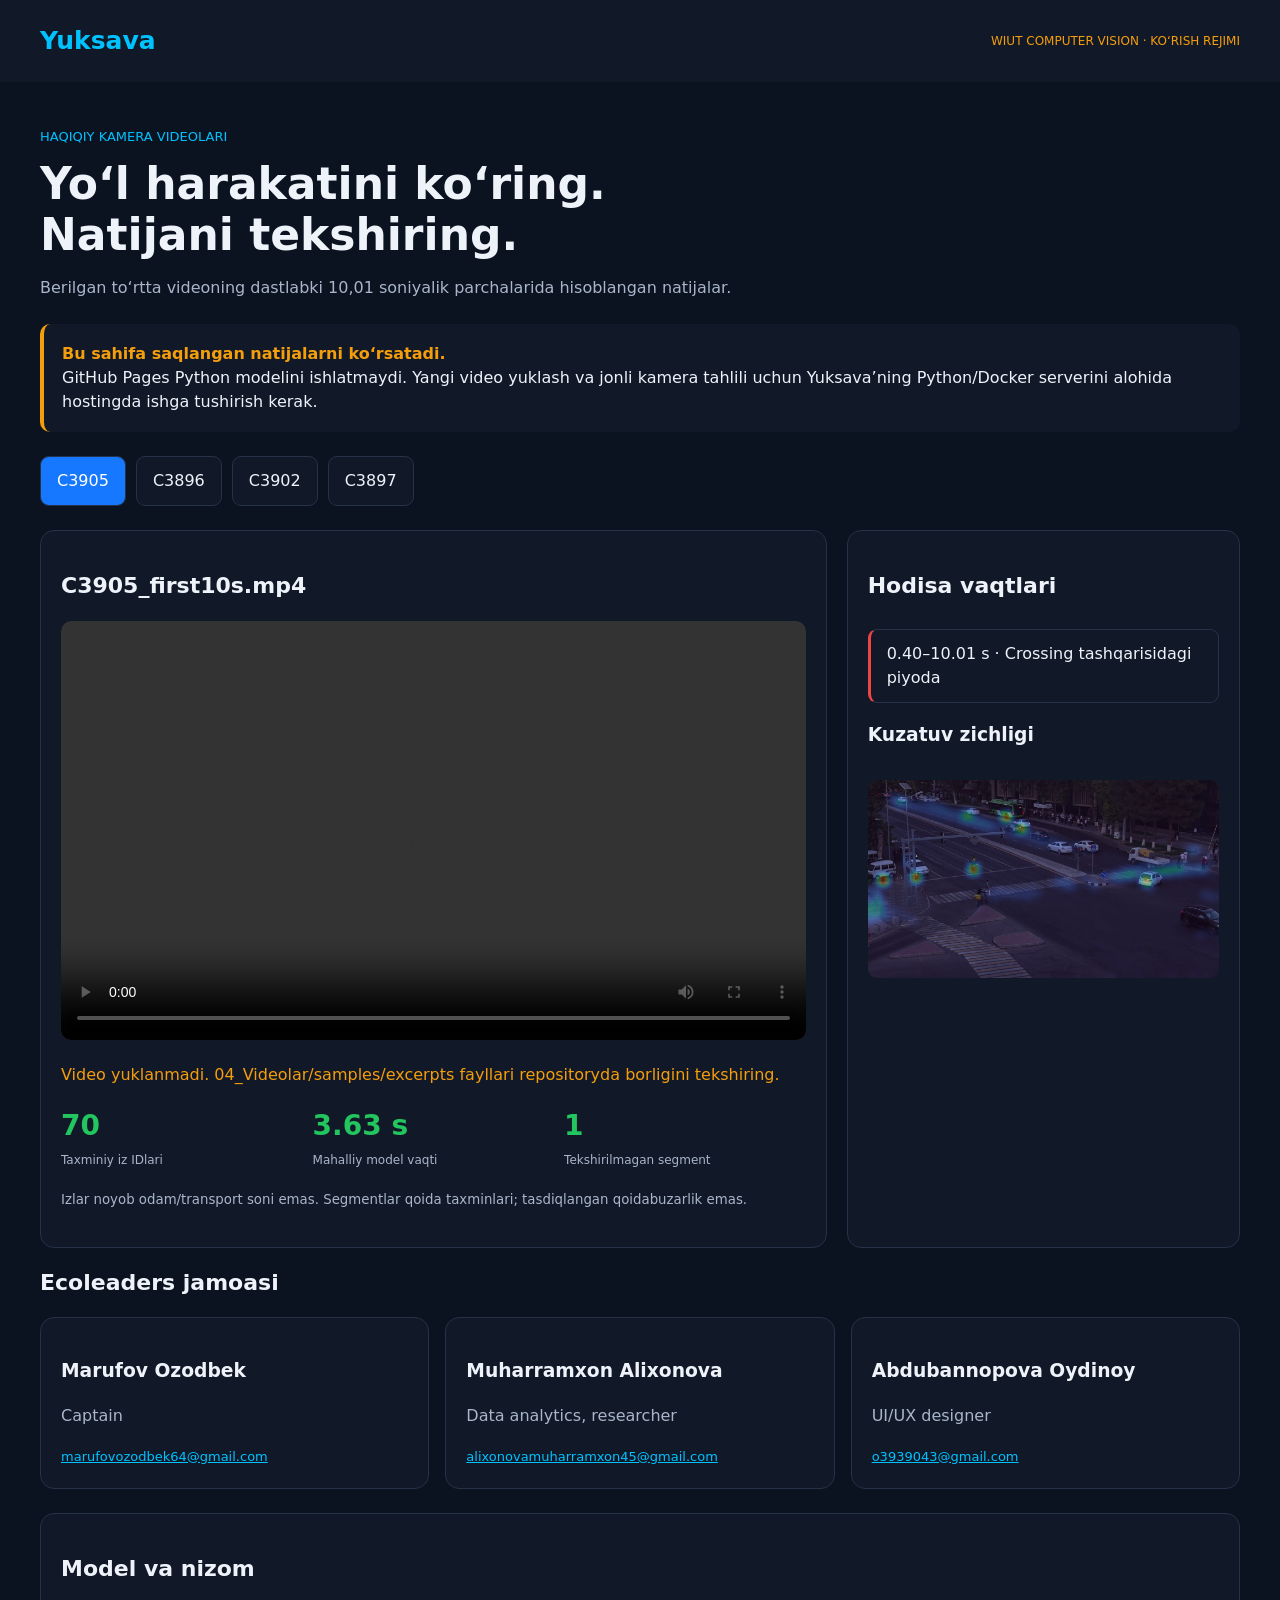
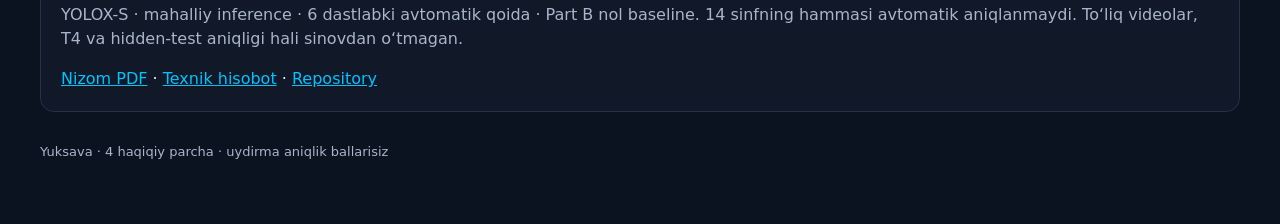
<file: index.html>
<!doctype html><html lang="uz"><head><meta charset="utf-8"><meta name="viewport" content="width=device-width,initial-scale=1"><title>Yuksava · WIUT CV</title><style>
:root{font:16px/1.5 system-ui;color:#eef3fa;background:#0B1220;--line:#263247}*{box-sizing:border-box}body{margin:0}header{padding:22px max(20px,calc((100vw - 1200px)/2));background:#111827;display:flex;justify-content:space-between;gap:20px;align-items:center}header b{font-size:25px;color:#00C2FF}header span{font-size:12px;color:#F59E0B}main{max-width:1240px;margin:auto;padding:32px 20px}h1{font-size:clamp(28px,4vw,44px);line-height:1.15;margin:12px 0}h2{font-size:22px}p,small{color:#a9b6ca}a{color:#00C2FF;overflow-wrap:anywhere}button{cursor:pointer;font:inherit;border:1px solid var(--line);background:#111827;color:inherit;padding:12px 16px;border-radius:9px}button.active{background:#1677FF;color:white}button:focus-visible,a:focus-visible{outline:3px solid #00C2FF;outline-offset:3px}.notice{border:1px solid #F59E066;border-left:4px solid #F59E0B;background:#111827;padding:18px;border-radius:10px;margin:24px 0}.notice strong{color:#F59E0B}.video-tabs{display:flex;gap:10px;flex-wrap:wrap;margin:24px 0}.grid{display:grid;grid-template-columns:2fr 1fr;gap:20px}.panel,article{background:#111827;border:1px solid var(--line);border-radius:14px;padding:20px}video{width:100%;background:#050910;border-radius:10px;aspect-ratio:16/9}.metrics{display:grid;grid-template-columns:repeat(3,1fr);gap:10px;margin-top:18px}.metrics strong{display:block;font-size:28px;color:#22C55E}.metrics small{font-size:12px}.events button{width:100%;text-align:left;margin-top:8px;border-left:3px solid #EF4444}.heat{width:100%;border-radius:9px;margin-top:12px}.team{display:grid;grid-template-columns:repeat(3,1fr);gap:16px}article a{font-size:13px}footer{color:#a9b6ca;font-size:13px;padding:30px 0}.meta{color:#00C2FF;font-size:13px}#error{color:#F59E0B}@media(max-width:800px){.grid,.team{grid-template-columns:1fr}.metrics strong{font-size:22px}header{padding:18px 20px}}
</style></head><body><header><b>Yuksava</b><span>WIUT COMPUTER VISION · KO‘RISH REJIMI</span></header><main><p class="meta">HAQIQIY KAMERA VIDEOLARI</p><h1>Yo‘l harakatini ko‘ring.<br>Natijani tekshiring.</h1><p>Berilgan to‘rtta videoning dastlabki 10,01 soniyalik parchalarida hisoblangan natijalar.</p><div class="notice"><strong>Bu sahifa saqlangan natijalarni ko‘rsatadi.</strong><br>GitHub Pages Python modelini ishlatmaydi. Yangi video yuklash va jonli kamera tahlili uchun Yuksava’ning Python/Docker serverini alohida hostingda ishga tushirish kerak.</div><div id="tabs" class="video-tabs"></div><div class="grid"><section class="panel"><h2 id="name"></h2><video id="video" controls playsinline preload="metadata"></video><p id="error" role="status"></p><div class="metrics"><div><strong id="tracks"></strong><small>Taxminiy iz IDlari</small></div><div><strong id="runtime"></strong><small>Mahalliy model vaqti</small></div><div><strong id="eventsCount"></strong><small>Tekshirilmagan segment</small></div></div><p><small>Izlar noyob odam/transport soni emas. Segmentlar qoida taxminlari; tasdiqlangan qoidabuzarlik emas.</small></p></section><aside class="panel"><h2>Hodisa vaqtlari</h2><div id="events" class="events"></div><h3>Kuzatuv zichligi</h3><img id="heat" class="heat" alt="Haqiqiy video parchasidagi kuzatuv zichligi"></aside></div><section><h2>Ecoleaders jamoasi</h2><div class="team"><article><h3>Marufov Ozodbek</h3><p>Captain</p><a href="mailto:marufovozodbek64@gmail.com">marufovozodbek64@gmail.com</a></article><article><h3>Muharramxon Alixonova</h3><p>Data analytics, researcher</p><a href="mailto:alixonovamuharramxon45@gmail.com">alixonovamuharramxon45@gmail.com</a></article><article><h3>Abdubannopova Oydinoy</h3><p>UI/UX designer</p><a href="mailto:o3939043@gmail.com">o3939043@gmail.com</a></article></div></section><section class="panel" style="margin-top:24px"><h2>Model va nizom</h2><p>YOLOX-S · mahalliy inference · 6 dastlabki avtomatik qoida · Part B nol baseline. 14 sinfning hammasi avtomatik aniqlanmaydi. To‘liq videolar, T4 va hidden-test aniqligi hali sinovdan o‘tmagan.</p><a href="02_Hisobotlar/docs/task.pdf">Nizom PDF</a> · <a href="02_Hisobotlar/docs/TECHNICAL_REPORT_UZ.md">Texnik hisobot</a> · <a href="https://github.com/Marufovv/say">Repository</a></section><footer>Yuksava · 4 haqiqiy parcha · uydirma aniqlik ballarisiz</footer></main><script id="data" type="application/json">[{"name": "C3905_first10s.mp4", "duration": 10.01, "tracks": 70, "seconds": 3.629, "events": [[0.4, 10.01, "jaywalking"]], "source": "04_Videolar/samples/excerpts/C3905_first10s.mp4", "heatmap": "03_Natijalar/demo/jobs/14097db1eb634a69bfd3315b374c061e/heatmap.jpg"}, {"name": "C3896_first10s.mp4", "duration": 10.01, "tracks": 70, "seconds": 3.199, "events": [[0.4, 8.008, "jaywalking"], [8.408, 9.61, "jaywalking"]], "source": "04_Videolar/samples/excerpts/C3896_first10s.mp4", "heatmap": "03_Natijalar/demo/jobs/2965920e948e4f16a715f41ae6935e70/heatmap.jpg"}, {"name": "C3902_first10s.mp4", "duration": 10.01, "tracks": 69, "seconds": 3.568, "events": [[1.201, 10.01, "jaywalking"]], "source": "04_Videolar/samples/excerpts/C3902_first10s.mp4", "heatmap": "03_Natijalar/demo/jobs/adf961305ac145c0a03fa08b2a4ccdfd/heatmap.jpg"}, {"name": "C3897_first10s.mp4", "duration": 10.01, "tracks": 51, "seconds": 3.645, "events": [[0.4, 10.01, "jaywalking"]], "source": "04_Videolar/samples/excerpts/C3897_first10s.mp4", "heatmap": "03_Natijalar/demo/jobs/e8cc72a6a45549dc96337da62c16632c/heatmap.jpg"}]</script><script>
const rows=JSON.parse(document.getElementById('data').textContent);const el=id=>document.getElementById(id);const label={jaywalking:'Crossing tashqarisidagi piyoda',failure_to_yield:'Piyodaga yo‘l bermaslik',road_obstacle:'Yo‘ldagi to‘siq',stopped_vehicle:'To‘xtagan transport',wrong_way:'Qarama-qarshi yurish',congestion:'Tirbandlik'};
function select(i){const r=rows[i];el('name').textContent=r.name;el('video').src=r.source;el('heat').src=r.heatmap;el('error').textContent='';el('tracks').textContent=r.tracks;el('runtime').textContent=r.seconds.toFixed(2)+' s';el('eventsCount').textContent=r.events.length;el('events').replaceChildren();for(const [s,e,c] of r.events){const b=document.createElement('button');b.textContent=`${s.toFixed(2)}–${e.toFixed(2)} s · ${label[c]||c}`;b.onclick=()=>{el('video').currentTime=s;el('video').pause();};el('events').append(b);}if(!r.events.length)el('events').textContent='Faol qoida segment topmagan.';el('tabs').querySelectorAll('button').forEach((b,k)=>b.classList.toggle('active',k===i));}
rows.forEach((r,i)=>{const b=document.createElement('button');b.textContent=r.name.replace('_first10s.mp4','');b.onclick=()=>select(i);el('tabs').append(b);});el('video').onerror=()=>el('error').textContent='Video yuklanmadi. 04_Videolar/samples/excerpts fayllari repositoryda borligini tekshiring.';select(0);
</script></body></html>
</file>
